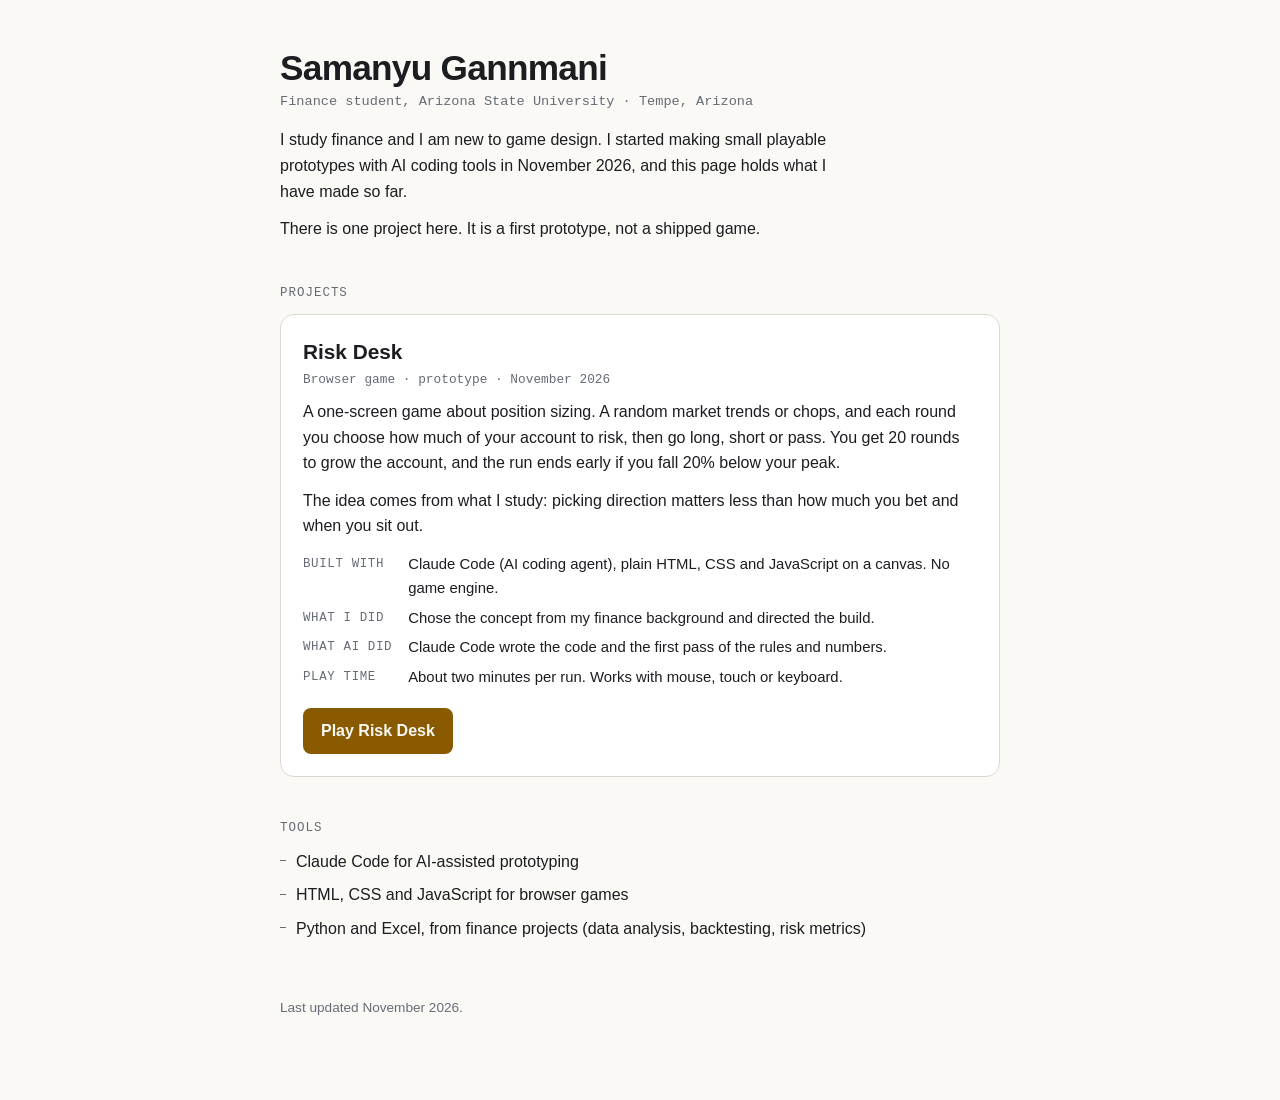
<file: index.html>
<!DOCTYPE html>
<html lang="en">
<head>
<meta charset="utf-8">
<meta name="viewport" content="width=device-width, initial-scale=1">
<title>Samanyu Gannmani, portfolio</title>
<meta name="description" content="Playable work by Samanyu Gannmani.">
<link rel="stylesheet" href="style.css">
</head>
<body>
<header class="intro">
  <h1>Samanyu Gannmani</h1>
  <p class="role">Finance student, Arizona State University &middot; Tempe, Arizona</p>
  <p>I study finance and I am new to game design. I started making small playable prototypes with AI coding tools in November 2026, and this page holds what I have made so far.</p>
  <p>There is one project here. It is a first prototype, not a shipped game.</p>
</header>

<section id="projects">
  <h2>Projects</h2>
  <article class="project">
    <div class="project-body">
      <h3>Risk Desk</h3>
      <p class="meta">Browser game &middot; prototype &middot; November 2026</p>
      <p>A one-screen game about position sizing. A random market trends or chops, and each round you choose how much of your account to risk, then go long, short or pass. You get 20 rounds to grow the account, and the run ends early if you fall 20% below your peak.</p>
      <p>The idea comes from what I study: picking direction matters less than how much you bet and when you sit out.</p>
      <dl>
        <dt>Built with</dt>
        <dd>Claude Code (AI coding agent), plain HTML, CSS and JavaScript on a canvas. No game engine.</dd>
        <dt>What I did</dt>
        <dd>Chose the concept from my finance background and directed the build.</dd>
        <dt>What AI did</dt>
        <dd>Claude Code wrote the code and the first pass of the rules and numbers.</dd>
        <dt>Play time</dt>
        <dd>About two minutes per run. Works with mouse, touch or keyboard.</dd>
      </dl>
      <a class="play" href="risk-desk/">Play Risk Desk</a>
    </div>
  </article>
</section>

<section id="tools">
  <h2>Tools</h2>
  <ul class="tools">
    <li>Claude Code for AI-assisted prototyping</li>
    <li>HTML, CSS and JavaScript for browser games</li>
    <li>Python and Excel, from finance projects (data analysis, backtesting, risk metrics)</li>
  </ul>
</section>

<footer>
  <p>Last updated November 2026.</p>
</footer>
</body>
</html>
</file>
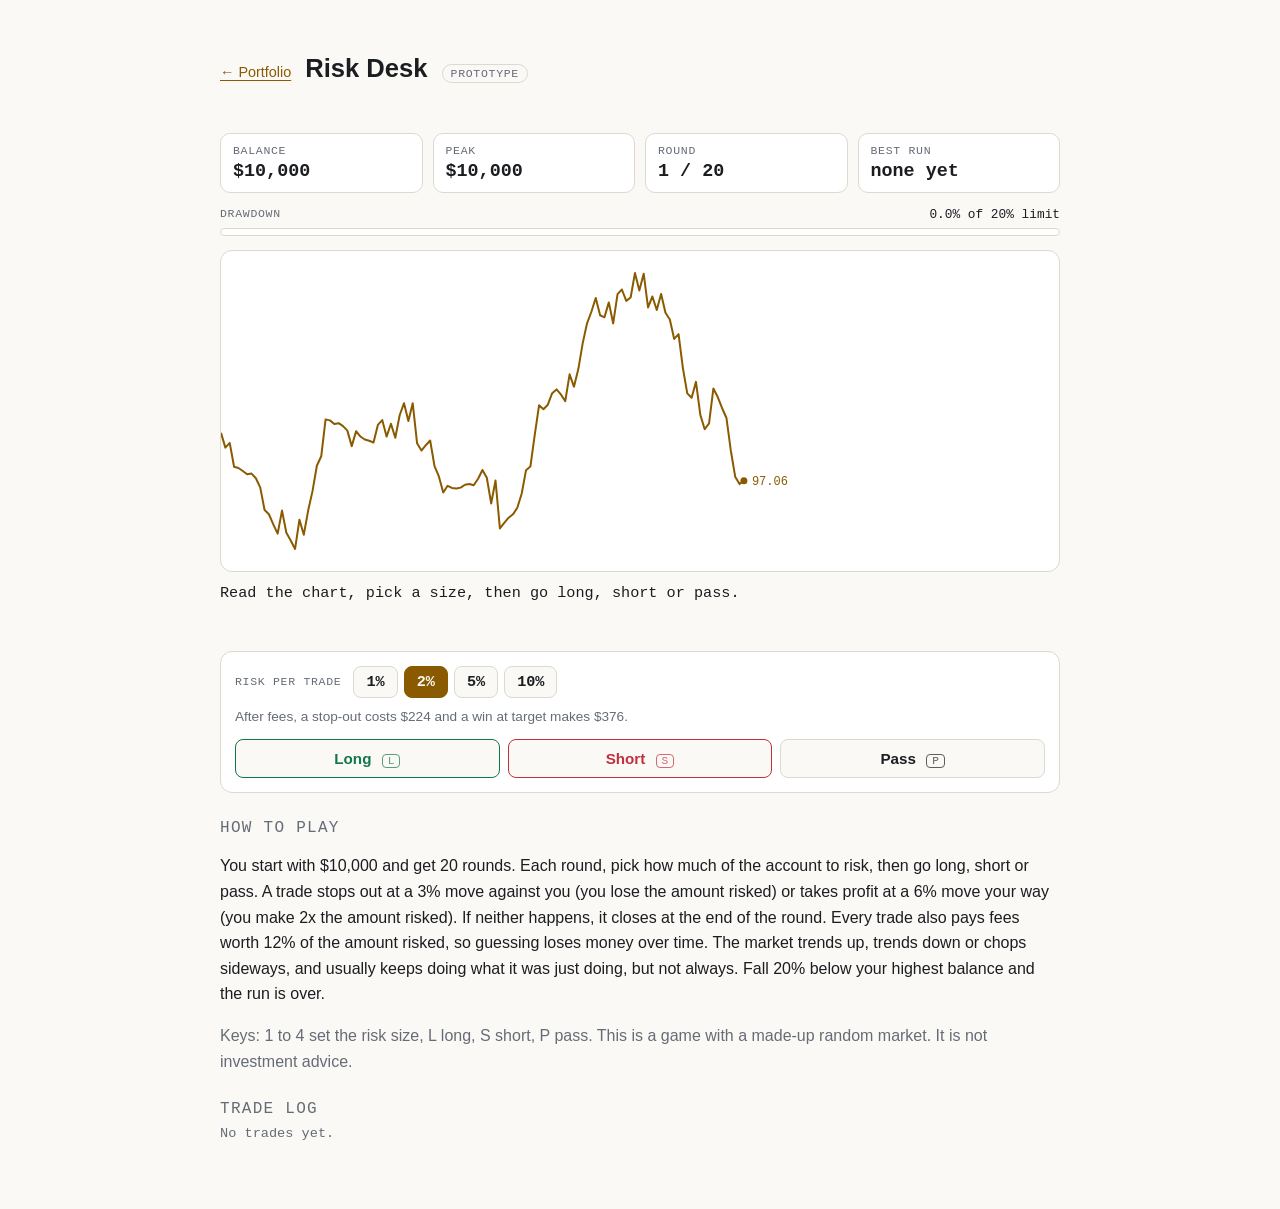
<file: risk-desk/index.html>
<!DOCTYPE html>
<html lang="en">
<head>
<meta charset="utf-8">
<meta name="viewport" content="width=device-width, initial-scale=1">
<title>Risk Desk, a position sizing game</title>
<meta name="description" content="A small browser game about position sizing and drawdown limits.">
<link rel="stylesheet" href="../style.css">
<link rel="stylesheet" href="game.css">
</head>
<body class="game-page">
<header class="game-top">
  <a href="../" class="back">&larr; Portfolio</a>
  <h1>Risk Desk</h1>
  <span class="tag">prototype</span>
</header>

<main class="game">
  <section class="hud" aria-label="Account">
    <div><span class="k">Balance</span><span class="v" id="balance"></span></div>
    <div><span class="k">Peak</span><span class="v" id="peak"></span></div>
    <div><span class="k">Round</span><span class="v" id="round"></span></div>
    <div><span class="k">Best run</span><span class="v" id="best"></span></div>
  </section>

  <div class="dd" aria-label="Drawdown">
    <div class="dd-head"><span class="k">Drawdown</span><span id="ddText"></span></div>
    <div class="dd-track"><div class="dd-fill" id="ddFill"></div></div>
  </div>

  <div class="chart-wrap">
    <canvas id="chart" aria-label="Price chart"></canvas>
    <div class="overlay" id="overlay" hidden>
      <div class="overlay-card" role="dialog" aria-labelledby="overTitle">
        <h2 id="overTitle"></h2>
        <p id="overBody"></p>
        <p class="muted" id="overStats"></p>
        <button type="button" id="again" class="primary">Play again</button>
      </div>
    </div>
  </div>

  <p class="message" id="message" aria-live="polite"></p>

  <section class="controls" aria-label="Controls">
    <div class="size-row">
      <span class="k">Risk per trade</span>
      <div id="sizes" class="sizes"></div>
    </div>
    <p class="muted" id="riskNote"></p>
    <div class="actions">
      <button type="button" id="long" class="long">Long <kbd>L</kbd></button>
      <button type="button" id="short" class="short">Short <kbd>S</kbd></button>
      <button type="button" id="pass" class="pass">Pass <kbd>P</kbd></button>
    </div>
  </section>

  <section class="how">
    <h2>How to play</h2>
    <p id="rules"></p>
    <p class="muted">Keys: 1 to 4 set the risk size, L long, S short, P pass. This is a game with a made-up random market. It is not investment advice.</p>
  </section>

  <section class="how">
    <h2>Trade log</h2>
    <ul id="log" class="log"></ul>
  </section>
</main>
<script src="game.js"></script>
</body>
</html>
</file>
<file: style.css>
:root {
  --bg: #0e1116;
  --panel: #161b22;
  --border: #2a313c;
  --grid: #222933;
  --text: #e6e9ee;
  --muted: #8d97a5;
  --accent: #e8b84a;
  --line: #e8b84a;
  --good: #4cc38a;
  --bad: #f0616d;
  --warn: #e8b84a;
  --sans: -apple-system, BlinkMacSystemFont, "Segoe UI", Inter, Roboto, Helvetica, Arial, sans-serif;
  --mono: ui-monospace, "SF Mono", Menlo, Consolas, monospace;
}
@media (prefers-color-scheme: light) {
  :root {
    --bg: #faf9f6;
    --panel: #ffffff;
    --border: #dcd9d1;
    --grid: #ebe8e0;
    --text: #1b1d21;
    --muted: #666c76;
    --accent: #8a5a00;
    --line: #8a5a00;
    --good: #14774a;
    --bad: #c22f3d;
    --warn: #a86d00;
  }
}

* { box-sizing: border-box; }
html { -webkit-text-size-adjust: 100%; }
body {
  margin: 0 auto;
  max-width: 760px;
  padding: 48px 20px 64px;
  background: var(--bg);
  color: var(--text);
  font: 1rem/1.6 var(--sans);
}
a { color: var(--accent); text-underline-offset: 3px; }
.muted { color: var(--muted); }

.intro h1 { font-size: 2.2rem; line-height: 1.15; margin: 0 0 6px; letter-spacing: -0.02em; }
.intro .role { font: 0.85rem var(--mono); color: var(--muted); margin: 0 0 18px; }
.intro p { margin: 0 0 12px; max-width: 62ch; }

section { margin-top: 44px; }
section > h2 { font: 0.78rem var(--mono); text-transform: uppercase; letter-spacing: 0.08em; color: var(--muted); margin: 0 0 14px; }

.project { background: var(--panel); border: 1px solid var(--border); border-radius: 14px; overflow: hidden; }
.project img { display: block; width: 100%; height: auto; border-bottom: 1px solid var(--border); }
.project-body { padding: 20px 22px 22px; }
.project h3 { margin: 0 0 4px; font-size: 1.3rem; }
.project .meta { font: 0.8rem var(--mono); color: var(--muted); margin: 0 0 12px; }
.project p { margin: 0 0 12px; }
.project dl { margin: 14px 0 18px; display: grid; grid-template-columns: max-content 1fr; gap: 6px 16px; font-size: 0.93rem; }
.project dt { font: 0.78rem/1.9 var(--mono); color: var(--muted); text-transform: uppercase; letter-spacing: 0.05em; }
.project dd { margin: 0; }
.play {
  display: inline-block; background: var(--accent); color: var(--bg); font-weight: 600;
  text-decoration: none; padding: 10px 18px; border-radius: 8px;
}
.play:hover { filter: brightness(1.08); }
.play:focus-visible { outline: 2px solid var(--text); outline-offset: 2px; }

.tools { list-style: none; padding: 0; margin: 0; display: grid; gap: 8px; }
.tools li { padding-left: 16px; position: relative; }
.tools li::before { content: ""; position: absolute; left: 0; top: 0.72em; width: 6px; height: 1px; background: var(--muted); }

footer { margin-top: 56px; font-size: 0.85rem; color: var(--muted); }

@media (max-width: 560px) {
  body { padding-top: 32px; }
  .intro h1 { font-size: 1.8rem; }
  .project dl { grid-template-columns: 1fr; gap: 0; }
  .project dd { margin-bottom: 8px; }
}
</file>
<file: risk-desk/game.css>
.game-page { max-width: 880px; }
.game-top { display: flex; align-items: baseline; gap: 14px; margin-bottom: 20px; flex-wrap: wrap; }
.game-top h1 { font-size: 1.6rem; margin: 0; }
.back { font-size: 0.9rem; }
.tag { font: 0.72rem var(--mono); color: var(--muted); border: 1px solid var(--border); padding: 2px 8px; border-radius: 99px; text-transform: uppercase; letter-spacing: 0.06em; }

.k { font: 0.72rem var(--mono); color: var(--muted); text-transform: uppercase; letter-spacing: 0.06em; }
.hud { display: grid; grid-template-columns: repeat(4, 1fr); gap: 10px; }
.hud > div { background: var(--panel); border: 1px solid var(--border); border-radius: 10px; padding: 10px 12px; display: flex; flex-direction: column; gap: 4px; min-width: 0; }
.hud .v { font: 600 1.15rem var(--mono); font-variant-numeric: tabular-nums; }

.dd { margin: 14px 0; }
.dd-head { display: flex; justify-content: space-between; font: 0.8rem var(--mono); margin-bottom: 6px; }
.dd-track { height: 8px; background: var(--panel); border: 1px solid var(--border); border-radius: 99px; overflow: hidden; }
.dd-fill { height: 100%; width: 0; background: var(--good); transition: width 0.25s; }
.dd-fill[data-level="mid"] { background: var(--warn); }
.dd-fill[data-level="high"] { background: var(--bad); }

.chart-wrap { position: relative; background: var(--panel); border: 1px solid var(--border); border-radius: 12px; overflow: hidden; }
#chart { display: block; width: 100%; height: 320px; }
.overlay { position: absolute; inset: 0; display: grid; place-items: center; background: color-mix(in srgb, var(--bg) 78%, transparent); padding: 16px; }
.overlay[hidden] { display: none; }
.overlay-card { background: var(--panel); border: 1px solid var(--border); border-radius: 12px; padding: 22px 24px; max-width: 420px; text-align: center; }
.overlay-card h2 { margin: 0 0 8px; }
.overlay-card p { margin: 0 0 12px; }

.message { min-height: 1.5em; margin: 12px 0; font: 0.95rem var(--mono); }
.message[data-tone="good"] { color: var(--good); }
.message[data-tone="bad"] { color: var(--bad); }

.controls { background: var(--panel); border: 1px solid var(--border); border-radius: 12px; padding: 14px; }
.size-row { display: flex; align-items: center; gap: 12px; flex-wrap: wrap; }
.sizes { display: flex; gap: 6px; }
.controls .muted { margin: 8px 0 12px; font-size: 0.85rem; }
.actions { display: grid; grid-template-columns: 1fr 1fr 1fr; gap: 8px; }

button { font: 600 0.95rem var(--sans); color: var(--text); background: var(--bg); border: 1px solid var(--border); border-radius: 8px; padding: 10px 14px; cursor: pointer; }
button:hover:not(:disabled) { border-color: var(--muted); }
button:disabled { opacity: 0.45; cursor: default; }
button:focus-visible, a:focus-visible { outline: 2px solid var(--accent); outline-offset: 2px; }
.sizes button { font-family: var(--mono); padding: 6px 12px; }
.sizes button[aria-pressed="true"] { background: var(--accent); border-color: var(--accent); color: var(--bg); }
.long { border-color: var(--good); color: var(--good); }
.short { border-color: var(--bad); color: var(--bad); }
.primary { background: var(--accent); border-color: var(--accent); color: var(--bg); }
kbd { font: 0.7rem var(--mono); opacity: 0.7; margin-left: 6px; border: 1px solid currentColor; border-radius: 4px; padding: 0 5px; }

.how { margin-top: 26px; }
.how h2 { font-size: 1rem; margin: 0 0 8px; }
.log { list-style: none; padding: 0; margin: 0; font: 0.85rem var(--mono); max-height: 220px; overflow: auto; }
.log li { padding: 5px 0; border-bottom: 1px solid var(--border); color: var(--muted); }
.log li[data-tone="good"] { color: var(--good); }
.log li[data-tone="bad"] { color: var(--bad); }
.log:empty::after { content: "No trades yet."; color: var(--muted); }

@media (max-width: 560px) {
  .hud { grid-template-columns: repeat(2, 1fr); }
  #chart { height: 240px; }
  kbd { display: none; }
}
</file>
